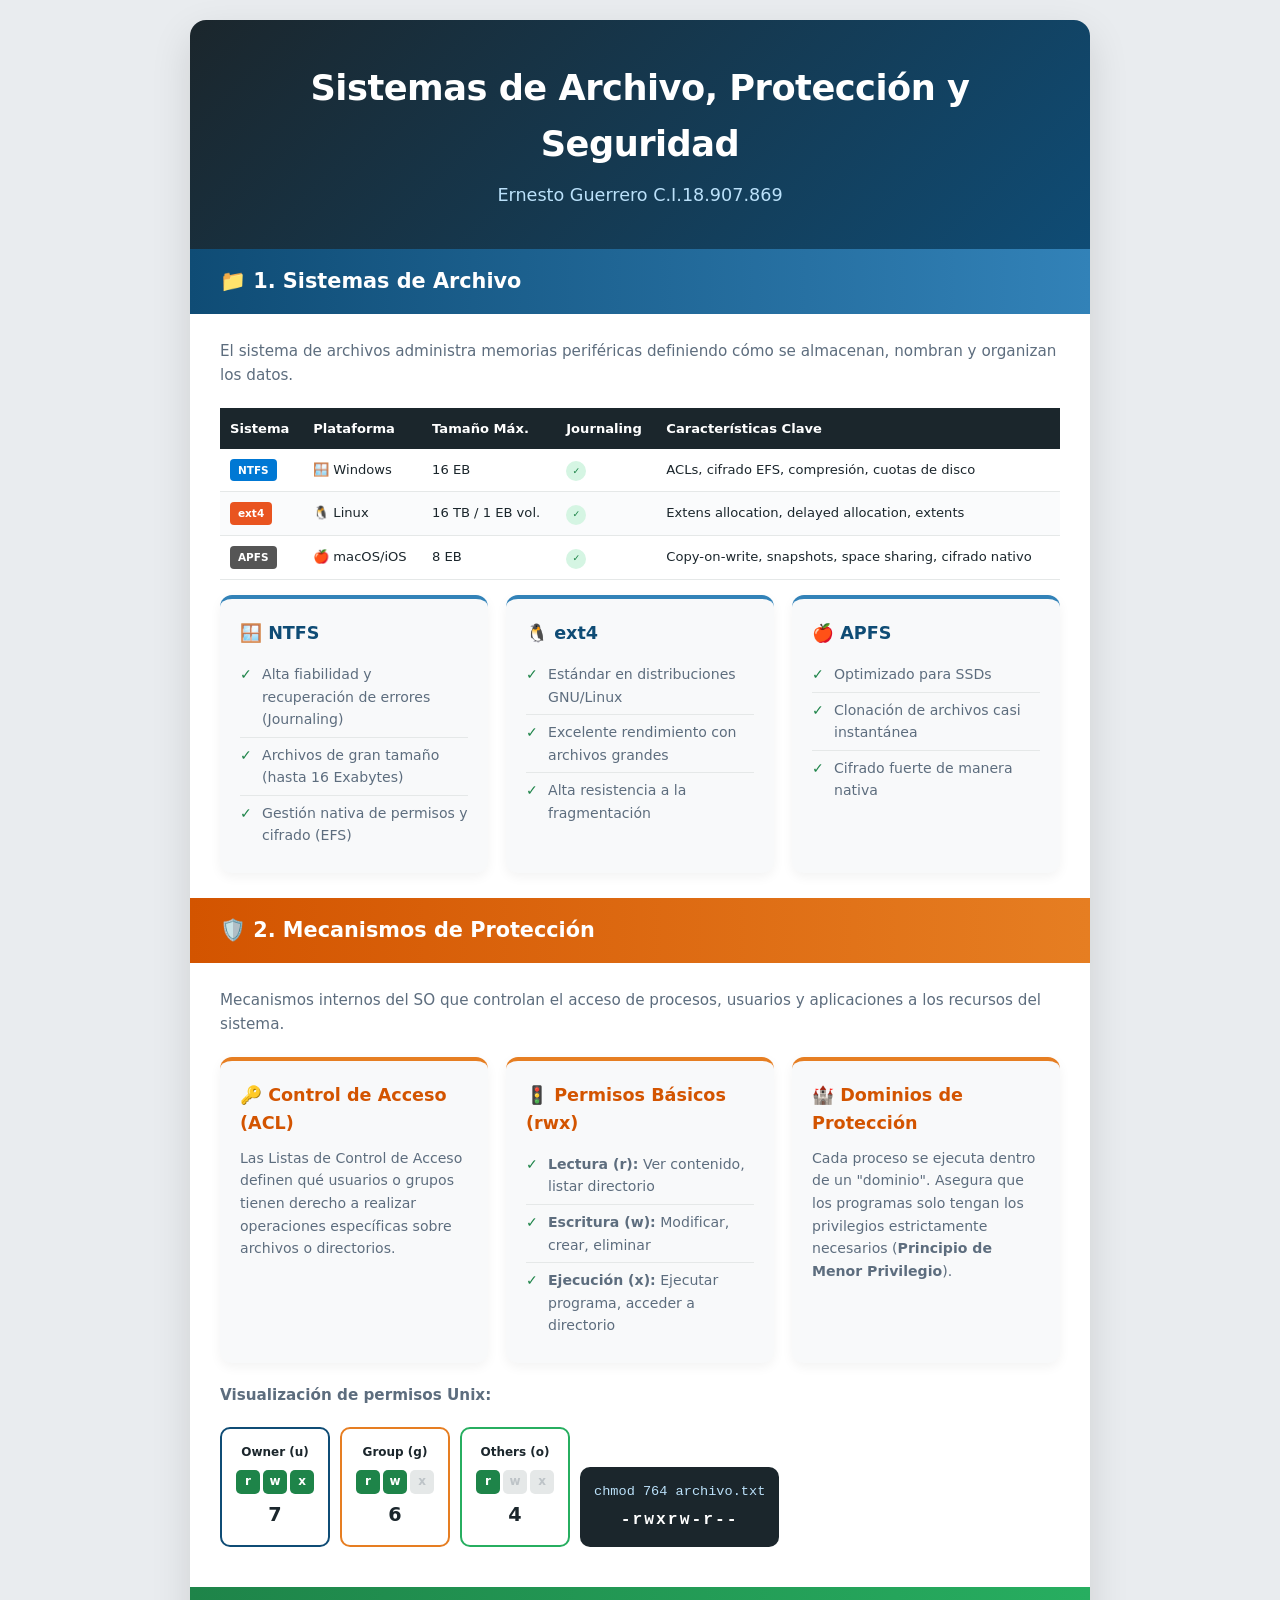
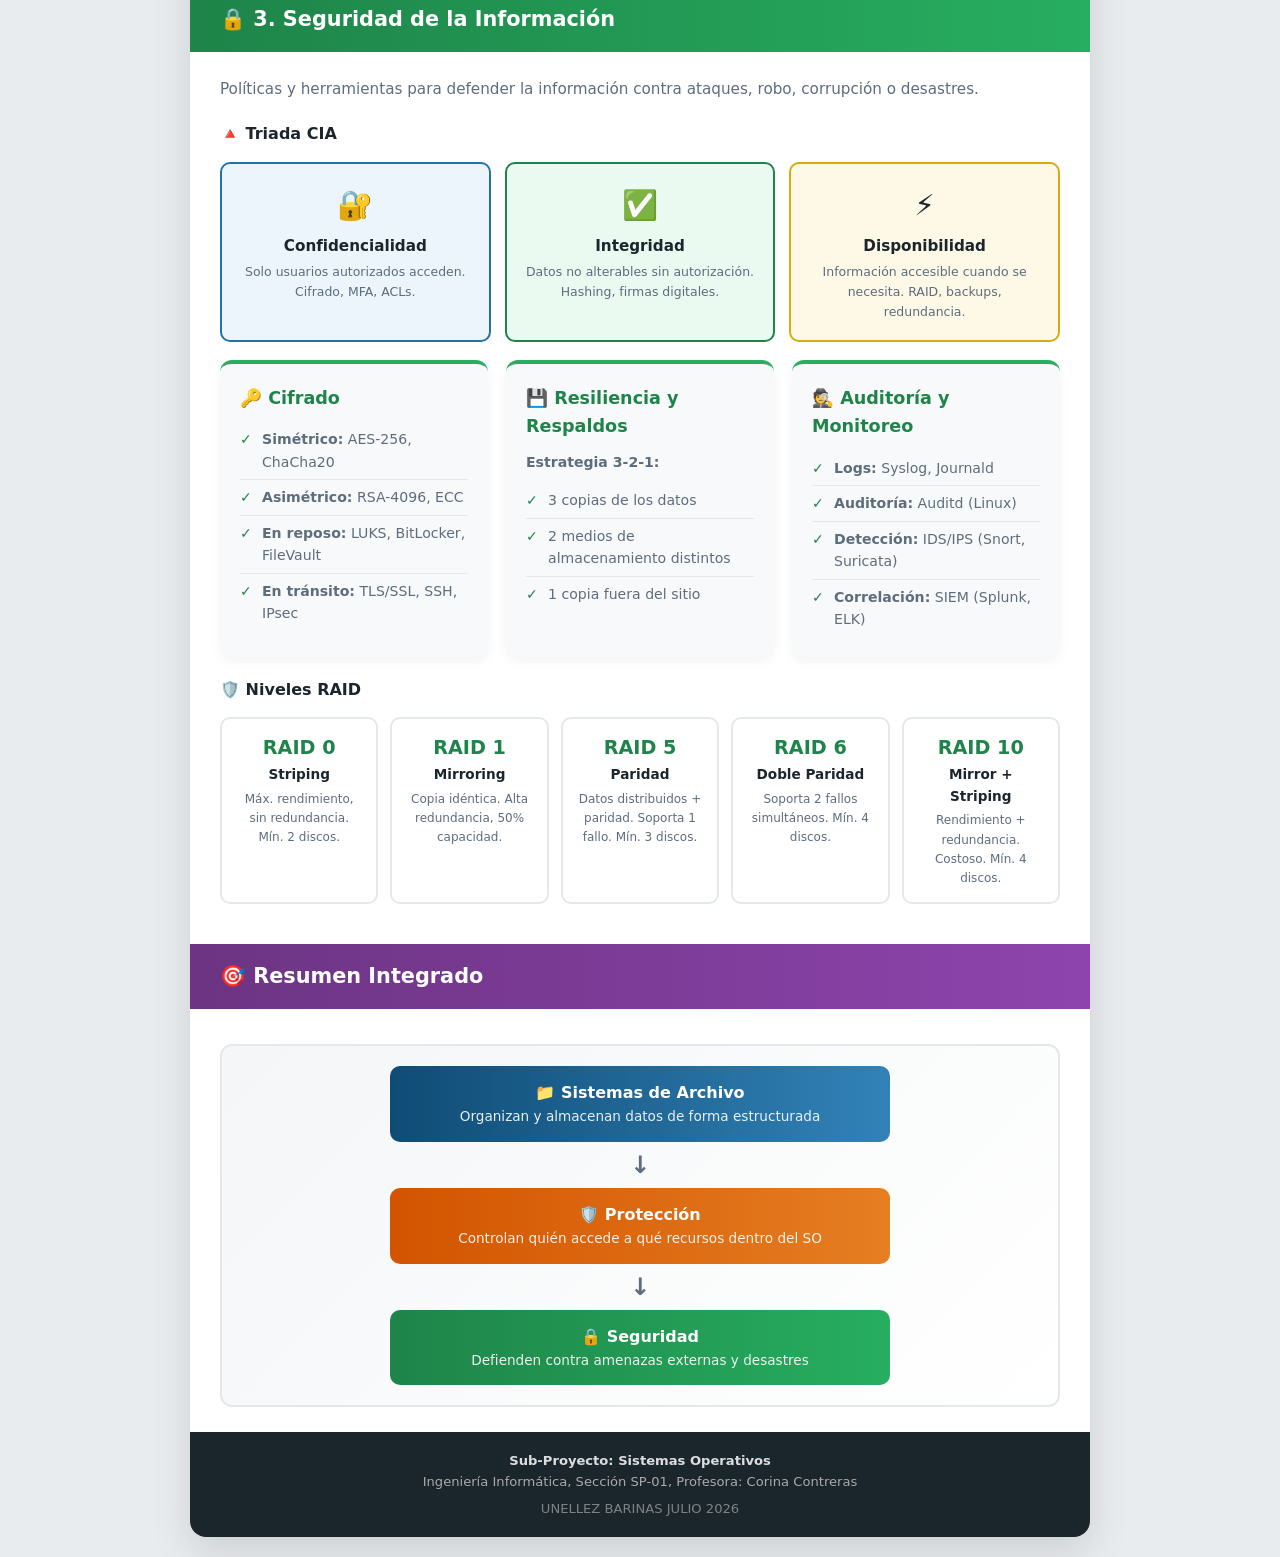
<file: infografia_Sistemas_Operativos.html>
<!DOCTYPE html>
<html lang="es">
<head>
    <meta charset="UTF-8">
    <meta name="viewport" content="width=device-width, initial-scale=1.0">
    <title>Infografía: Sistemas de Archivo, Protección y Seguridad</title>
    <style>
        :root {
            --archivo: #0F4C75;
            --archivo-light: #3282B8;
            --proteccion: #D35400;
            --proteccion-light: #E67E22;
            --seguridad: #1E8449;
            --seguridad-light: #27AE60;
            --dark: #1B262C;
            --gray: #5D6D7E;
            --light: #F8F9FA;
            --border: #E5E8E8;
        }

        * { box-sizing: border-box; margin: 0; padding: 0; }

        body {
            font-family: 'Segoe UI', system-ui, -apple-system, sans-serif;
            background: #e9ecef;
            color: var(--dark);
            line-height: 1.6;
            padding: 20px;
        }

        .container {
            max-width: 900px;
            margin: 0 auto;
            background: #ffffff;
            border-radius: 16px;
            box-shadow: 0 15px 40px rgba(0,0,0,0.12);
            overflow: hidden;
        }

        /* Header */
        header {
            background: linear-gradient(135deg, var(--dark), var(--archivo));
            color: white;
            padding: 40px 30px;
            text-align: center;
        }
        header h1 { font-size: 2.2em; font-weight: 800; letter-spacing: -0.5px; }
        header p { font-size: 1.1em; color: #BBE1FA; margin-top: 8px; }

        /* Section headers */
        .section-title {
            display: flex;
            align-items: center;
            gap: 12px;
            padding: 16px 30px;
            color: white;
            font-size: 1.3em;
            font-weight: 700;
        }
        .st-archivo { background: linear-gradient(90deg, var(--archivo), var(--archivo-light)); }
        .st-proteccion { background: linear-gradient(90deg, var(--proteccion), var(--proteccion-light)); }
        .st-seguridad { background: linear-gradient(90deg, var(--seguridad), var(--seguridad-light)); }

        .content { padding: 25px 30px; }
        .intro { font-size: 0.95em; color: var(--gray); margin-bottom: 20px; }

        /* Cards grid */
        .grid-3 {
            display: grid;
            grid-template-columns: repeat(auto-fit, minmax(250px, 1fr));
            gap: 18px;
        }
        .card {
            background: var(--light);
            border-radius: 12px;
            padding: 20px;
            border-top: 4px solid var(--archivo-light);
            box-shadow: 0 4px 12px rgba(0,0,0,0.05);
            transition: transform 0.3s ease, box-shadow 0.3s ease;
        }
        .card:hover { transform: translateY(-5px); box-shadow: 0 10px 25px rgba(0,0,0,0.1); }
        .card.protection { border-top-color: var(--proteccion-light); }
        .card.security { border-top-color: var(--seguridad-light); }

        .card h3 {
            font-size: 1.1em;
            color: var(--archivo);
            margin-bottom: 10px;
            display: flex;
            align-items: center;
            gap: 8px;
        }
        .card.protection h3 { color: var(--proteccion); }
        .card.security h3 { color: var(--seguridad); }

        .card p, .card li {
            font-size: 0.88em;
            color: var(--gray);
            line-height: 1.6;
        }

        ul.feature-list {
            list-style: none;
            padding: 0;
        }
        ul.feature-list li {
            padding: 6px 0 6px 22px;
            position: relative;
            border-bottom: 1px solid #e5e8e8;
        }
        ul.feature-list li:last-child { border-bottom: none; }
        ul.feature-list li::before {
            content: "✓";
            position: absolute;
            left: 0;
            color: var(--seguridad);
            font-weight: bold;
        }

        /* Table */
        .table-wrap { overflow-x: auto; margin: 15px 0; }
        table {
            width: 100%;
            border-collapse: collapse;
            font-size: 0.82em;
        }
        th {
            background: var(--dark);
            color: white;
            padding: 10px;
            text-align: left;
            font-weight: 600;
        }
        td {
            padding: 10px;
            border-bottom: 1px solid var(--border);
            vertical-align: top;
        }
        tr:nth-child(even) td { background: #FAFBFC; }
        tr:hover td { background: var(--light); }

        .tag {
            display: inline-block;
            padding: 3px 8px;
            border-radius: 4px;
            font-size: 0.8em;
            color: white;
            font-weight: 600;
        }
        .tag.ntfs { background: #0078D4; }
        .tag.ext4 { background: #E95420; }
        .tag.apfs { background: #555; }

        .badge {
            display: inline-flex;
            align-items: center;
            justify-content: center;
            width: 20px; height: 20px;
            border-radius: 50%;
            font-size: 0.7em;
            font-weight: bold;
        }
        .badge.yes { background: #D5F5E3; color: #1E8449; }
        .badge.no { background: #FADBD8; color: #C0392B; }

        /* Permisos visual */
        .perm-box {
            display: flex;
            gap: 10px;
            flex-wrap: wrap;
            align-items: flex-end;
            margin: 15px 0;
        }
        .perm-group {
            background: white;
            border: 2px solid var(--border);
            border-radius: 10px;
            padding: 14px;
            text-align: center;
            min-width: 90px;
        }
        .perm-group.owner { border-color: var(--archivo); }
        .perm-group.group { border-color: var(--proteccion-light); }
        .perm-group.others { border-color: var(--seguridad-light); }
        .perm-label { font-size: 0.75em; font-weight: 700; color: var(--dark); margin-bottom: 8px; }
        .perm-bits { display: flex; gap: 3px; justify-content: center; margin-bottom: 6px; }
        .bit {
            width: 24px; height: 24px;
            display: flex; align-items: center; justify-content: center;
            border-radius: 5px;
            font-size: 0.75em;
            font-weight: 700;
        }
        .bit.on { background: var(--seguridad); color: white; }
        .bit.off { background: #E5E8E8; color: #BDC3C7; }
        .perm-octal { font-size: 1.2em; font-weight: 800; color: var(--dark); }
        .perm-result {
            background: var(--dark);
            color: white;
            border-radius: 10px;
            padding: 14px;
            font-family: 'Courier New', monospace;
            font-size: 0.85em;
            text-align: center;
        }
        .perm-result .code { color: #BBE1FA; margin-bottom: 4px; }
        .perm-result .sym { font-size: 1.2em; font-weight: 700; letter-spacing: 2px; }

        /* CIA */
        .cia-row {
            display: grid;
            grid-template-columns: repeat(auto-fit, minmax(200px, 1fr));
            gap: 14px;
            margin: 15px 0;
        }
        .cia-item {
            border-radius: 10px;
            padding: 18px;
            text-align: center;
            border: 2px solid;
        }
        .cia-item.c { background: #EBF5FB; border-color: #2471A3; }
        .cia-item.i { background: #EAFAF1; border-color: #1E8449; }
        .cia-item.a { background: #FEF9E7; border-color: #D4AC0D; }
        .cia-icon { font-size: 1.8em; margin-bottom: 6px; }
        .cia-title { font-weight: 700; font-size: 0.95em; color: var(--dark); }
        .cia-desc { font-size: 0.78em; color: var(--gray); margin-top: 4px; }

        /* RAID */
        .raid-row {
            display: grid;
            grid-template-columns: repeat(auto-fit, minmax(150px, 1fr));
            gap: 12px;
            margin: 15px 0;
        }
        .raid-item {
            background: white;
            border: 2px solid var(--border);
            border-radius: 10px;
            padding: 14px;
            text-align: center;
        }
        .raid-item:hover { border-color: var(--seguridad-light); }
        .raid-lvl { font-size: 1.2em; font-weight: 800; color: var(--seguridad); }
        .raid-name { font-weight: 600; font-size: 0.85em; color: var(--dark); }
        .raid-desc { font-size: 0.75em; color: var(--gray); margin-top: 4px; }

        /* Backup */
        .backup-row {
            display: flex;
            justify-content: center;
            align-items: center;
            gap: 16px;
            flex-wrap: wrap;
            margin: 15px 0;
        }
        .backup-item {
            background: linear-gradient(135deg, var(--light), white);
            border: 2px solid var(--border);
            border-radius: 12px;
            padding: 18px 22px;
            text-align: center;
            min-width: 120px;
        }
        .backup-num { font-size: 2.2em; font-weight: 800; color: var(--seguridad); }
        .backup-label { font-weight: 700; font-size: 0.85em; color: var(--dark); }
        .backup-desc { font-size: 0.75em; color: var(--gray); }
        .backup-sep { font-size: 1.8em; font-weight: bold; color: var(--gray); }

        /* Summary */
        .summary-box {
            background: linear-gradient(135deg, #F4F6F7, white);
            border-radius: 12px;
            padding: 20px;
            margin-top: 10px;
            border: 2px solid var(--border);
        }
        .summary-flow {
            display: flex;
            flex-direction: column;
            align-items: center;
            gap: 0;
        }
        .sum-step {
            width: 100%;
            max-width: 500px;
            padding: 14px 20px;
            border-radius: 10px;
            text-align: center;
            color: white;
        }
        .sum-step.s1 { background: linear-gradient(90deg, var(--archivo), var(--archivo-light)); }
        .sum-step.s2 { background: linear-gradient(90deg, var(--proteccion), var(--proteccion-light)); }
        .sum-step.s3 { background: linear-gradient(90deg, var(--seguridad), var(--seguridad-light)); }
        .sum-title { font-weight: 700; font-size: 1em; }
        .sum-desc { font-size: 0.85em; opacity: 0.9; }
        .sum-arrow { font-size: 1.5em; color: var(--gray); font-weight: bold; padding: 4px 0; }

        /* Footer */
        footer {
            background: var(--dark);
            color: #aaa;
            text-align: center;
            padding: 18px 30px;
            font-size: 0.82em;
        }
        footer strong { color: #ddd; }

        /* Responsive */
        @media (max-width: 600px) {
            header h1 { font-size: 1.6em; }
            .content { padding: 18px 15px; }
            .section-title { padding: 14px 15px; font-size: 1.1em; }
            .grid-3 { grid-template-columns: 1fr; }
            .perm-box { justify-content: center; }
        }
    </style>
</head>
<body>

<div class="container">

    <header>
        <h1>Sistemas de Archivo, Protección y Seguridad</h1>
        <p>Ernesto Guerrero C.I.18.907.869</p>
    </header>

    <!-- SECCIÓN 1: SISTEMAS DE ARCHIVO -->
    <div class="section-title st-archivo">📁 1. Sistemas de Archivo</div>
    <div class="content">
        <p class="intro">El sistema de archivos administra memorias periféricas definiendo cómo se almacenan, nombran y organizan los datos.</p>

        <div class="table-wrap">
            <table>
                <thead>
                    <tr>
                        <th>Sistema</th>
                        <th>Plataforma</th>
                        <th>Tamaño Máx.</th>
                        <th>Journaling</th>
                        <th>Características Clave</th>
                    </tr>
                </thead>
                <tbody>
                    <tr>
                        <td><span class="tag ntfs">NTFS</span></td>
                        <td>🪟 Windows</td>
                        <td>16 EB</td>
                        <td><span class="badge yes">✓</span></td>
                        <td>ACLs, cifrado EFS, compresión, cuotas de disco</td>
                    </tr>
                    <tr>
                        <td><span class="tag ext4">ext4</span></td>
                        <td>🐧 Linux</td>
                        <td>16 TB / 1 EB vol.</td>
                        <td><span class="badge yes">✓</span></td>
                        <td>Extens allocation, delayed allocation, extents</td>
                    </tr>
                    <tr>
                        <td><span class="tag apfs">APFS</span></td>
                        <td>🍎 macOS/iOS</td>
                        <td>8 EB</td>
                        <td><span class="badge yes">✓</span></td>
                        <td>Copy-on-write, snapshots, space sharing, cifrado nativo</td>
                    </tr>
                </tbody>
            </table>
        </div>

        <div class="grid-3">
            <div class="card">
                <h3>🪟 NTFS</h3>
                <ul class="feature-list">
                    <li>Alta fiabilidad y recuperación de errores (Journaling)</li>
                    <li>Archivos de gran tamaño (hasta 16 Exabytes)</li>
                    <li>Gestión nativa de permisos y cifrado (EFS)</li>
                </ul>
            </div>
            <div class="card">
                <h3>🐧 ext4</h3>
                <ul class="feature-list">
                    <li>Estándar en distribuciones GNU/Linux</li>
                    <li>Excelente rendimiento con archivos grandes</li>
                    <li>Alta resistencia a la fragmentación</li>
                </ul>
            </div>
            <div class="card">
                <h3>🍎 APFS</h3>
                <ul class="feature-list">
                    <li>Optimizado para SSDs</li>
                    <li>Clonación de archivos casi instantánea</li>
                    <li>Cifrado fuerte de manera nativa</li>
                </ul>
            </div>
        </div>
    </div>

    <!-- SECCIÓN 2: PROTECCIÓN -->
    <div class="section-title st-proteccion">🛡️ 2. Mecanismos de Protección</div>
    <div class="content">
        <p class="intro">Mecanismos internos del SO que controlan el acceso de procesos, usuarios y aplicaciones a los recursos del sistema.</p>

        <div class="grid-3">
            <div class="card protection">
                <h3>🔑 Control de Acceso (ACL)</h3>
                <p>Las Listas de Control de Acceso definen qué usuarios o grupos tienen derecho a realizar operaciones específicas sobre archivos o directorios.</p>
            </div>
            <div class="card protection">
                <h3>🚦 Permisos Básicos (rwx)</h3>
                <ul class="feature-list">
                    <li><strong>Lectura (r):</strong> Ver contenido, listar directorio</li>
                    <li><strong>Escritura (w):</strong> Modificar, crear, eliminar</li>
                    <li><strong>Ejecución (x):</strong> Ejecutar programa, acceder a directorio</li>
                </ul>
            </div>
            <div class="card protection">
                <h3>🏰 Dominios de Protección</h3>
                <p>Cada proceso se ejecuta dentro de un "dominio". Asegura que los programas solo tengan los privilegios estrictamente necesarios (<strong>Principio de Menor Privilegio</strong>).</p>
            </div>
        </div>

        <p class="intro" style="margin-top:20px;"><strong>Visualización de permisos Unix:</strong></p>
        <div class="perm-box">
            <div class="perm-group owner">
                <div class="perm-label">Owner (u)</div>
                <div class="perm-bits">
                    <span class="bit on">r</span><span class="bit on">w</span><span class="bit on">x</span>
                </div>
                <div class="perm-octal">7</div>
            </div>
            <div class="perm-group group">
                <div class="perm-label">Group (g)</div>
                <div class="perm-bits">
                    <span class="bit on">r</span><span class="bit on">w</span><span class="bit off">x</span>
                </div>
                <div class="perm-octal">6</div>
            </div>
            <div class="perm-group others">
                <div class="perm-label">Others (o)</div>
                <div class="perm-bits">
                    <span class="bit on">r</span><span class="bit off">w</span><span class="bit off">x</span>
                </div>
                <div class="perm-octal">4</div>
            </div>
            <div class="perm-result">
                <div class="code">chmod 764 archivo.txt</div>
                <div class="sym">-rwxrw-r--</div>
            </div>
        </div>
    </div>

    <!-- SECCIÓN 3: SEGURIDAD -->
    <div class="section-title st-seguridad">🔒 3. Seguridad de la Información</div>
    <div class="content">
        <p class="intro">Políticas y herramientas para defender la información contra ataques, robo, corrupción o desastres.</p>

        <p style="font-weight:700; margin-bottom:10px; color:var(--dark);">🔺 Triada CIA</p>
        <div class="cia-row">
            <div class="cia-item c">
                <div class="cia-icon">🔐</div>
                <div class="cia-title">Confidencialidad</div>
                <div class="cia-desc">Solo usuarios autorizados acceden. Cifrado, MFA, ACLs.</div>
            </div>
            <div class="cia-item i">
                <div class="cia-icon">✅</div>
                <div class="cia-title">Integridad</div>
                <div class="cia-desc">Datos no alterables sin autorización. Hashing, firmas digitales.</div>
            </div>
            <div class="cia-item a">
                <div class="cia-icon">⚡</div>
                <div class="cia-title">Disponibilidad</div>
                <div class="cia-desc">Información accesible cuando se necesita. RAID, backups, redundancia.</div>
            </div>
        </div>

        <div class="grid-3" style="margin-top:18px;">
            <div class="card security">
                <h3>🔑 Cifrado</h3>
                <ul class="feature-list">
                    <li><strong>Simétrico:</strong> AES-256, ChaCha20</li>
                    <li><strong>Asimétrico:</strong> RSA-4096, ECC</li>
                    <li><strong>En reposo:</strong> LUKS, BitLocker, FileVault</li>
                    <li><strong>En tránsito:</strong> TLS/SSL, SSH, IPsec</li>
                </ul>
            </div>
            <div class="card security">
                <h3>💾 Resiliencia y Respaldos</h3>
                <p style="margin-bottom:10px;"><strong>Estrategia 3-2-1:</strong></p>
                <ul class="feature-list">
                    <li>3 copias de los datos</li>
                    <li>2 medios de almacenamiento distintos</li>
                    <li>1 copia fuera del sitio</li>
                </ul>
            </div>
            <div class="card security">
                <h3>🕵️ Auditoría y Monitoreo</h3>
                <ul class="feature-list">
                    <li><strong>Logs:</strong> Syslog, Journald</li>
                    <li><strong>Auditoría:</strong> Auditd (Linux)</li>
                    <li><strong>Detección:</strong> IDS/IPS (Snort, Suricata)</li>
                    <li><strong>Correlación:</strong> SIEM (Splunk, ELK)</li>
                </ul>
            </div>
        </div>

        <p style="font-weight:700; margin:20px 0 10px; color:var(--dark);">🛡️ Niveles RAID</p>
        <div class="raid-row">
            <div class="raid-item">
                <div class="raid-lvl">RAID 0</div>
                <div class="raid-name">Striping</div>
                <div class="raid-desc">Máx. rendimiento, sin redundancia. Mín. 2 discos.</div>
            </div>
            <div class="raid-item">
                <div class="raid-lvl">RAID 1</div>
                <div class="raid-name">Mirroring</div>
                <div class="raid-desc">Copia idéntica. Alta redundancia, 50% capacidad.</div>
            </div>
            <div class="raid-item">
                <div class="raid-lvl">RAID 5</div>
                <div class="raid-name">Paridad</div>
                <div class="raid-desc">Datos distribuidos + paridad. Soporta 1 fallo. Mín. 3 discos.</div>
            </div>
            <div class="raid-item">
                <div class="raid-lvl">RAID 6</div>
                <div class="raid-name">Doble Paridad</div>
                <div class="raid-desc">Soporta 2 fallos simultáneos. Mín. 4 discos.</div>
            </div>
            <div class="raid-item">
                <div class="raid-lvl">RAID 10</div>
                <div class="raid-name">Mirror + Striping</div>
                <div class="raid-desc">Rendimiento + redundancia. Costoso. Mín. 4 discos.</div>
            </div>
        </div>
    </div>

    <!-- RESUMEN -->
    <div class="section-title" style="background: linear-gradient(90deg, #6C3483, #8E44AD);">🎯 Resumen Integrado</div>
    <div class="content">
        <div class="summary-box">
            <div class="summary-flow">
                <div class="sum-step s1">
                    <div class="sum-title">📁 Sistemas de Archivo</div>
                    <div class="sum-desc">Organizan y almacenan datos de forma estructurada</div>
                </div>
                <div class="sum-arrow">↓</div>
                <div class="sum-step s2">
                    <div class="sum-title">🛡️ Protección</div>
                    <div class="sum-desc">Controlan quién accede a qué recursos dentro del SO</div>
                </div>
                <div class="sum-arrow">↓</div>
                <div class="sum-step s3">
                    <div class="sum-title">🔒 Seguridad</div>
                    <div class="sum-desc">Defienden contra amenazas externas y desastres</div>
                </div>
            </div>
        </div>
    </div>

    <footer>
        <p><strong>Sub-Proyecto: Sistemas Operativos</strong></p>
        <p>Ingeniería Informática, Sección SP-01, Profesora: Corina Contreras</p>
        <p style="margin-top:6px; opacity:0.7;"> UNELLEZ BARINAS JULIO 2026</p>
    </footer>

</div>

</body>
</html>
</file>
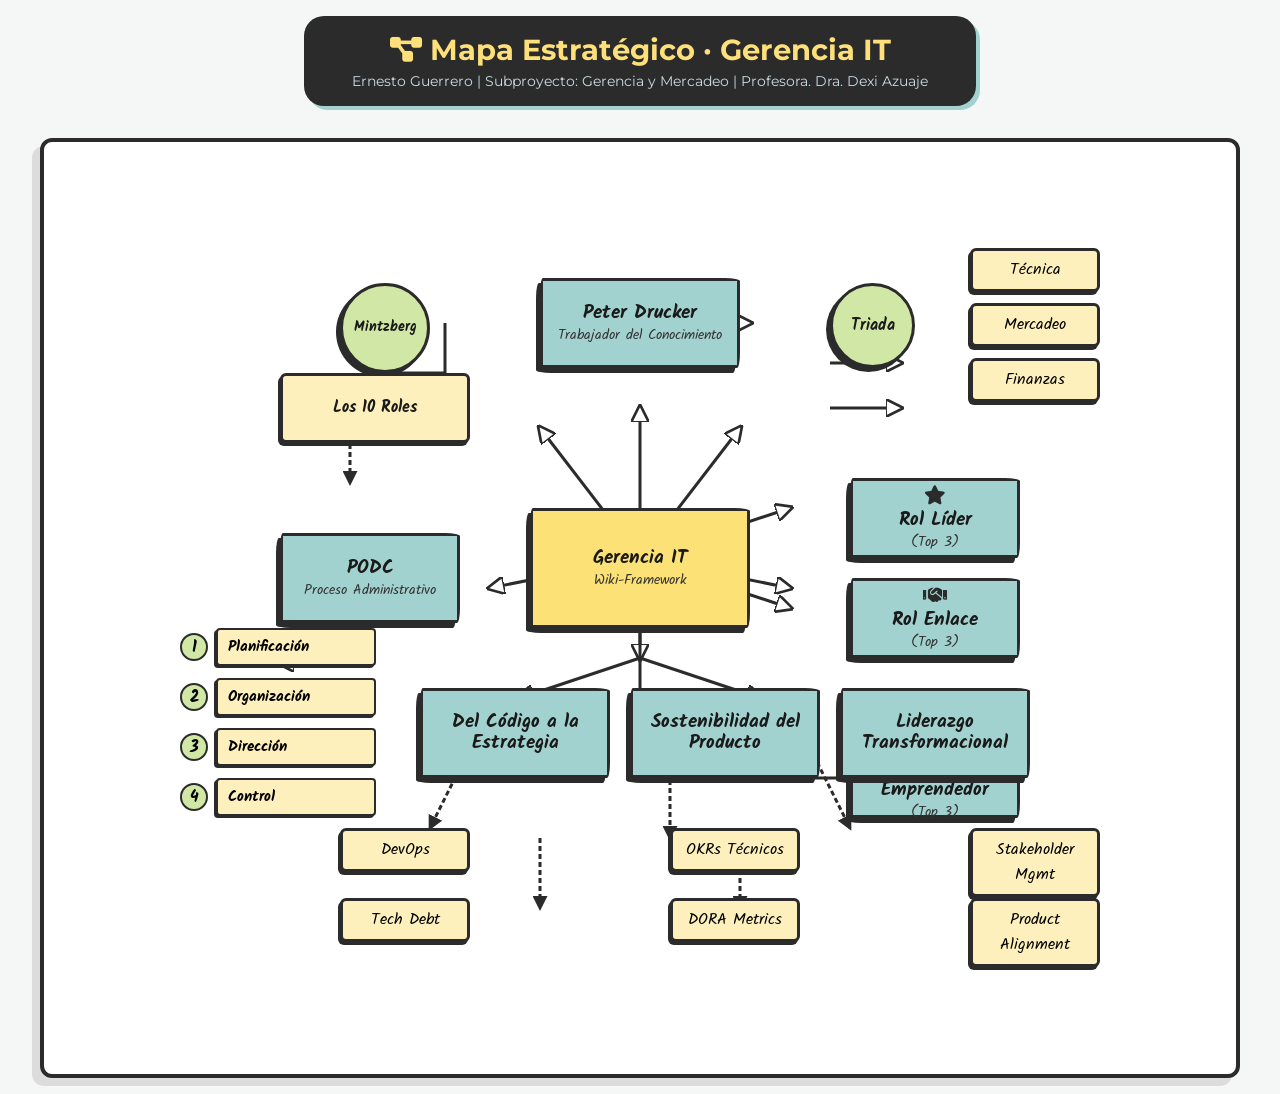
<file: mapamental.html>
<!DOCTYPE html>
<html lang="es">
<head>
  <meta charset="UTF-8">
  <meta name="viewport" content="width=device-width, initial-scale=1.0, user-scalable=yes">
  <title>Gerencia IT · Mapa Estratégico | Ernesto Guerrero</title>
  <link href="https://fonts.googleapis.com/css2?family=Kalam:wght@400;700&family=Montserrat:wght@500;700&display=swap" rel="stylesheet">
  <link rel="stylesheet" href="https://cdnjs.cloudflare.com/ajax/libs/font-awesome/6.0.0-beta3/css/all.min.css">
  <style>
    * { margin: 0; padding: 0; box-sizing: border-box; }

    body {
      background: #f4f7f6;
      font-family: 'Kalam', cursive;
      padding: 1rem;
      display: flex;
      flex-direction: column;
      align-items: center;
      min-height: 100vh;
      overflow-x: auto; /* Permitir scroll horizontal en el body */
    }

    .header {
      text-align: center;
      margin-bottom: 2rem;
      font-family: 'Montserrat', sans-serif;
      background: #2b2b2b;
      color: #fff;
      padding: 1rem 3rem;
      border-radius: 20px;
      box-shadow: 4px 4px 0px #a2d2cf;
      max-width: 100%;
    }
    .header h1 { font-size: 1.8rem; font-weight: 700; color: #fde079; }
    .header p { font-size: 0.9rem; color: #cbdbe2; margin-top: 5px; }

    /* Contenedor que permite scroll horizontal */
    .mindmap-viewport {
      width: 100%;
      max-width: 1200px;
      overflow-x: auto;
      background: #fff;
      border: 4px solid #2b2b2b;
      border-radius: 12px;
      box-shadow: -8px 8px 0px #dcdcdc;
      padding: 1rem;
      -webkit-overflow-scrolling: touch;
    }

    /* Canvas con ancho fijo para mantener el diseño original, pero el contenedor lo desplaza */
    .mindmap-canvas {
      position: relative;
      width: 1000px;   /* ancho original, no se escala */
      height: 900px;
      margin: 0 auto;
      background: transparent;
    }

    /* SVG de flechas */
    .svg-layer {
      position: absolute;
      top: 0;
      left: 0;
      width: 100%;
      height: 100%;
      pointer-events: none;
      z-index: 1;
    }

    /* Nodos */
    .node {
      position: absolute;
      display: flex;
      flex-direction: column;
      justify-content: center;
      align-items: center;
      text-align: center;
      padding: 0.8rem;
      border: 3px solid #2b2b2b;
      border-radius: 3px 15px 3px 15px / 15px 3px 15px 3px;
      box-shadow: -4px 5px 0px #2b2b2b;
      z-index: 2;
      cursor: pointer;
      transition: transform 0.2s cubic-bezier(0.175, 0.885, 0.32, 1.275);
      background-color: #fff;
      touch-action: manipulation;
    }
    .node:active { transform: scale(0.98); }

    .node-yellow { background-color: #fce276; }
    .node-teal { background-color: #a2d2cf; }
    .node-green {
      background-color: #d1e7a5;
      border-radius: 50%;
      box-shadow: -4px 4px 0px #2b2b2b;
    }
    .node-light-yellow {
      background-color: #fef0bc;
      border-radius: 6px;
      padding: 0.4rem;
      box-shadow: -2px 3px 0px #2b2b2b;
    }

    .node-title { font-weight: 700; font-size: 1.2rem; color: #1a1a1a; line-height: 1.1; }
    .node-desc { font-size: 0.9rem; color: #333; margin-top: 4px; line-height: 1.1; }
    .node i { margin-bottom: 5px; font-size: 1.2rem; }

    /* Lista PODC */
    .list-wrapper {
      position: absolute;
      display: flex;
      flex-direction: column;
      gap: 12px;
      z-index: 2;
    }
    .list-item {
      display: flex;
      align-items: center;
      gap: 8px;
    }
    .list-number {
      width: 28px;
      height: 28px;
      border-radius: 50%;
      border: 2px solid #2b2b2b;
      background: #d1e7a5;
      display: flex;
      align-items: center;
      justify-content: center;
      font-weight: bold;
      font-size: 1rem;
    }
    .list-box {
      width: 160px;
      height: 38px;
      border: 2px solid #2b2b2b;
      display: flex;
      align-items: center;
      padding-left: 10px;
      font-size: 0.95rem;
      font-weight: bold;
      background: #fef0bc;
      border-radius: 4px;
      box-shadow: -2px 2px 0 #2b2b2b;
    }

    /* Tooltip personalizado */
    .custom-tooltip {
      position: fixed;
      background: #2b2b2b;
      color: #fff;
      font-family: 'Montserrat', sans-serif;
      font-size: 0.85rem;
      font-weight: 500;
      line-height: 1.4;
      padding: 12px 18px;
      border-radius: 12px;
      max-width: 280px;
      white-space: pre-wrap;
      word-wrap: break-word;
      box-shadow: 0 8px 20px rgba(0,0,0,0.2);
      z-index: 10000;
      pointer-events: none;
      backdrop-filter: blur(2px);
      border-left: 4px solid #fde079;
      transition: opacity 0.15s ease;
    }
    .custom-tooltip::before {
      content: '';
      position: absolute;
      top: -8px;
      left: 20px;
      border-left: 8px solid transparent;
      border-right: 8px solid transparent;
      border-bottom: 8px solid #2b2b2b;
    }

    /* Ajustes en móviles para que los textos sean legibles */
    @media (max-width: 700px) {
      .node-title { font-size: 0.9rem; }
      .node-desc { font-size: 0.7rem; }
      .node { padding: 0.4rem; }
      .list-box { width: 130px; font-size: 0.8rem; height: 32px; }
      .list-number { width: 24px; height: 24px; font-size: 0.8rem; }
      .header h1 { font-size: 1.2rem; }
      .header p { font-size: 0.7rem; }
    }
  </style>
</head>
<body>

<div class="header">
  <h1><i class="fas fa-project-diagram"></i> Mapa Estratégico · Gerencia IT</h1>
  <p>Ernesto Guerrero | Subproyecto: Gerencia y Mercadeo | Profesora. Dra. Dexi Azuaje</p>
</div>

<div class="mindmap-viewport">
  <div class="mindmap-canvas">
    <svg class="svg-layer" width="1000" height="900" viewBox="0 0 1000 900">
      <defs>
        <marker id="hollow-arrow" viewBox="0 0 10 10" refX="8" refY="5" markerWidth="6" markerHeight="6" orient="auto">
          <path d="M 0 0 L 10 5 L 0 10 z" fill="#fff" stroke="#2b2b2b" stroke-width="1.5" stroke-linejoin="round"/>
        </marker>
        <marker id="black-arrow" viewBox="0 0 10 10" refX="8" refY="5" markerWidth="5" markerHeight="5" orient="auto">
          <path d="M 0 0 L 10 5 L 0 10 z" fill="#2b2b2b" />
        </marker>
      </defs>
      <!-- líneas (idénticas) -->
      <path d="M 400,160 L 460,160 L 460,180 L 550,180 L 550,165 L 610,165" stroke="#2b2b2b" stroke-width="3" fill="none" marker-end="url(#hollow-arrow)"/>
      <path d="M 690,160 L 760,160" stroke="#2b2b2b" stroke-width="3" fill="none" marker-end="url(#hollow-arrow)"/>
      <path d="M 690,205 L 760,205" stroke="#2b2b2b" stroke-width="3" fill="none" marker-end="url(#hollow-arrow)"/>
      <path d="M 690,250 L 760,250" stroke="#2b2b2b" stroke-width="3" fill="none" marker-end="url(#hollow-arrow)"/>
      <path d="M 305,165 L 305,215 L 230,215" stroke="#2b2b2b" stroke-width="3" fill="none" marker-end="url(#hollow-arrow)"/>
      <path d="M 210,270 L 210,325" stroke="#2b2b2b" stroke-width="3" fill="none" stroke-dasharray="5 3" marker-end="url(#black-arrow)"/>
      <path d="M 200,415 L 140,415" stroke="#2b2b2b" stroke-width="3" fill="none" marker-end="url(#hollow-arrow)"/>
      <path d="M 200,460 L 140,460" stroke="#2b2b2b" stroke-width="3" fill="none" marker-end="url(#hollow-arrow)"/>
      <path d="M 200,505 L 140,505" stroke="#2b2b2b" stroke-width="3" fill="none" marker-end="url(#hollow-arrow)"/>
      <path d="M 200,550 L 140,550" stroke="#2b2b2b" stroke-width="3" fill="none" marker-end="url(#hollow-arrow)"/>
      <path d="M 500,400 L 500,250" stroke="#2b2b2b" stroke-width="3" fill="none" marker-end="url(#hollow-arrow)"/>
      <path d="M 500,400 L 400,270" stroke="#2b2b2b" stroke-width="3" fill="none" marker-end="url(#hollow-arrow)"/>
      <path d="M 500,400 L 600,270" stroke="#2b2b2b" stroke-width="3" fill="none" marker-end="url(#hollow-arrow)"/>
      <path d="M 500,400 L 350,430" stroke="#2b2b2b" stroke-width="3" fill="none" marker-end="url(#hollow-arrow)"/>
      <path d="M 500,400 L 650,430" stroke="#2b2b2b" stroke-width="3" fill="none" marker-end="url(#hollow-arrow)"/>
      <path d="M 500,400 L 500,500" stroke="#2b2b2b" stroke-width="3" fill="none" marker-end="url(#hollow-arrow)"/>
      <path d="M 500,500 L 380,540" stroke="#2b2b2b" stroke-width="3" fill="none" marker-end="url(#hollow-arrow)"/>
      <path d="M 500,500 L 620,540" stroke="#2b2b2b" stroke-width="3" fill="none" marker-end="url(#hollow-arrow)"/>
      <path d="M 500,400 L 650,350" stroke="#2b2b2b" stroke-width="3" fill="none" marker-end="url(#hollow-arrow)"/>
      <path d="M 500,400 L 650,450" stroke="#2b2b2b" stroke-width="3" fill="none" marker-end="url(#hollow-arrow)"/>
      <path d="M 500,400 L 500,620 L 730,620" stroke="#2b2b2b" stroke-width="3" fill="none" marker-end="url(#hollow-arrow)"/>
      <path d="M 330,590 L 290,670" stroke="#2b2b2b" stroke-width="3" fill="none" stroke-dasharray="5 3" marker-end="url(#black-arrow)"/>
      <path d="M 530,590 L 530,680" stroke="#2b2b2b" stroke-width="3" fill="none" stroke-dasharray="5 3" marker-end="url(#black-arrow)"/>
      <path d="M 670,590 L 710,670" stroke="#2b2b2b" stroke-width="3" fill="none" stroke-dasharray="5 3" marker-end="url(#black-arrow)"/>
      <path d="M 400,680 L 400,750" stroke="#2b2b2b" stroke-width="3" fill="none" stroke-dasharray="5 3" marker-end="url(#black-arrow)"/>
      <path d="M 600,680 L 600,750" stroke="#2b2b2b" stroke-width="3" fill="none" stroke-dasharray="5 3" marker-end="url(#black-arrow)"/>
    </svg>

    <!-- Nodos (mismos) -->
    <div class="node node-yellow" style="top: 350px; left: 390px; width: 220px; height: 120px;" data-tooltip="Marco integral que integra el Proceso Administrativo PODC, los fundamentos de Drucker, los roles de Mintzberg y la visión estratégica para liderar equipos de ingeniería informática con enfoque en negocio.">
      <div class="node-title">Gerencia IT</div>
      <div class="node-desc">Wiki-Framework</div>
    </div>
    <div class="node node-teal" style="top: 120px; left: 400px; width: 200px; height: 90px;" data-tooltip="El padre de la gerencia moderna. Acuñó el concepto del 'Trabajador del Conocimiento': el cerebro del ingeniero es el activo real. Su visión de la gerencia integral es la base para un CTO moderno.">
      <div class="node-title">Peter Drucker</div>
      <div class="node-desc">Trabajador del Conocimiento</div>
    </div>
    <div class="node node-green" style="top: 125px; left: 690px; width: 85px; height: 85px;" data-tooltip="La Gerencia Integral requiere dominar tres áreas críticas: Técnica, Mercadeo y Finanzas.">
      <div class="node-title" style="font-size: 1rem;">Triada</div>
    </div>
    <div class="node node-light-yellow" style="top: 90px; left: 830px; width: 130px;" data-tooltip="Viabilidad técnica, arquitectura escalable, selección de stack.">Técnica</div>
    <div class="node node-light-yellow" style="top: 145px; left: 830px; width: 130px;" data-tooltip="Necesidades del usuario, propuesta de valor, posicionamiento en el mercado.">Mercadeo</div>
    <div class="node node-light-yellow" style="top: 200px; left: 830px; width: 130px;" data-tooltip="Rentabilidad, retorno de inversión, optimización de recursos.">Finanzas</div>
    <div class="node node-green" style="top: 125px; left: 200px; width: 90px; height: 90px;" data-tooltip="Henry Mintzberg: teoría de los roles gerenciales. Aplicados al contexto de ingeniería de software.">
      <div class="node-title" style="font-size: 0.9rem;">Mintzberg</div>
    </div>
    <div class="node node-light-yellow" style="top: 215px; left: 140px; width: 190px; height: 70px;" data-tooltip="Los 10 roles gerenciales: Cabeza Visible, Líder, Enlace, Monitor, Difusor, Portavoz, Emprendedor, Gestor de problemas, Asignador de recursos, Negociador. Adaptados a entornos IT.">
      <div class="node-title" style="font-size: 1rem;">Los 10 Roles</div>
    </div>
    <div class="node node-teal" style="top: 375px; left: 140px; width: 180px; height: 90px;" data-tooltip="Aplicación del ciclo administrativo (Planificar, Organizar, Dirigir, Controlar) a proyectos de software, integrando metodologías ágiles y gestión de infraestructura.">
      <div class="node-title">PODC</div>
      <div class="node-desc">Proceso Administrativo</div>
    </div>
    <div class="list-wrapper" style="top: 470px; left: 40px;">
      <div class="list-item" data-tooltip="Definición del Product Backlog, selección del Stack tecnológico, estimación de Sprints y previsión de escalabilidad.">
        <div class="list-number">1</div>
        <div class="list-box">Planificación</div>
      </div>
      <div class="list-item" data-tooltip="Estructuración de células ágiles Scrum, asignación de roles Dev-QA-DevOps, gestión de infraestructura Cloud.">
        <div class="list-number">2</div>
        <div class="list-box">Organización</div>
      </div>
      <div class="list-item" data-tooltip="Liderazgo técnico del Tech Lead: resolver bloqueos en Dailies, gestionar deuda técnica y motivar al equipo.">
        <div class="list-number">3</div>
        <div class="list-box">Dirección</div>
      </div>
      <div class="list-item" data-tooltip="Implementación de CI/CD, revisiones de código Pull Requests, monitoreo de KPIs de rendimiento y calidad QA.">
        <div class="list-number">4</div>
        <div class="list-box">Control</div>
      </div>
    </div>
    <div class="node node-teal" style="top: 320px; left: 710px; width: 170px; height: 80px;" data-tooltip="Fundamental para alinear la cultura de ingeniería con los objetivos estratégicos del negocio. Fomenta la motivación, la visión compartida y la mejora continua.">
      <i class="fas fa-star" style="color:#2b2b2b"></i>
      <div class="node-title">Rol Líder</div>
      <div class="node-desc">(Top 3)</div>
    </div>
    <div class="node node-teal" style="top: 420px; left: 710px; width: 170px; height: 80px;" data-tooltip="Puente vital para traducir requerimientos de clientes no técnicos a especificaciones funcionales. Gestiona stakeholders y facilita la comunicación.">
      <i class="fas fa-handshake" style="color:#2b2b2b"></i>
      <div class="node-title">Rol Enlace</div>
      <div class="node-desc">(Top 3)</div>
    </div>
    <div class="node node-teal" style="top: 580px; left: 710px; width: 170px; height: 80px;" data-tooltip="Capacidad de identificar tecnologías disruptivas como la IA, integrarlas como ventaja competitiva. Promueve la innovación y la adaptación al cambio.">
      <i class="fas fa-rocket" style="color:#2b2b2b"></i>
      <div class="node-title">Rol Emprendedor</div>
      <div class="node-desc">(Top 3)</div>
    </div>
    <div class="node node-teal" style="top: 530px; left: 280px; width: 190px; height: 90px;" data-tooltip="Del código a la estrategia: arquitectura orientada a negocio + OKRs técnicos. Cada línea de código debe aportar valor al negocio.">
      <div class="node-title">Del Código a la Estrategia</div>
    </div>
    <div class="node node-teal" style="top: 530px; left: 490px; width: 190px; height: 90px;" data-tooltip="Tech debt reduction, DORA metrics, resiliencia y escalabilidad. Asegura la sostenibilidad técnica y operativa del producto.">
      <div class="node-title">Sostenibilidad del Producto</div>
    </div>
    <div class="node node-teal" style="top: 530px; left: 700px; width: 190px; height: 90px;" data-tooltip="Cultura de innovación continua, mentoring técnico y psychological safety. Liderazgo que empodera y retiene talento.">
      <div class="node-title">Liderazgo Transformacional</div>
    </div>
    <div class="node node-light-yellow" style="top: 670px; left: 200px; width: 130px;" data-tooltip="Integración y despliegue continuo (CI/CD). Automatización, despliegues confiables y métricas DORA.">DevOps</div>
    <div class="node node-light-yellow" style="top: 740px; left: 200px; width: 130px;" data-tooltip="Reducción de la deuda técnica. Refactorización, calidad de código y mantenibilidad.">Tech Debt</div>
    <div class="node node-light-yellow" style="top: 670px; left: 530px; width: 130px;" data-tooltip="Objetivos y Resultados Clave (OKRs) aplicados a ingeniería. Medición de impacto técnico.">OKRs Técnicos</div>
    <div class="node node-light-yellow" style="top: 740px; left: 530px; width: 130px;" data-tooltip="Métricas DORA: Deployment Frequency, Lead Time, MTTR, Change Failure Rate. Clave para la excelencia operativa.">DORA Metrics</div>
    <div class="node node-light-yellow" style="top: 670px; left: 830px; width: 130px;" data-tooltip="Storytelling técnico, comunicación ejecutiva, gestión de expectativas con stakeholders.">Stakeholder Mgmt</div>
    <div class="node node-light-yellow" style="top: 740px; left: 830px; width: 130px;" data-tooltip="Alineación de la ingeniería con la estrategia de producto. Roadmaps iterativos y entrega de valor continuo.">Product Alignment</div>
  </div>
</div>

<script>
  // Tooltip mejorado para móviles y escritorio
  (function() {
    const tooltip = document.createElement('div');
    tooltip.className = 'custom-tooltip';
    tooltip.style.opacity = '0';
    tooltip.style.visibility = 'hidden';
    document.body.appendChild(tooltip);

    let activeTarget = null;
    let hideTimeout = null;

    function showTooltip(target, text) {
      if (!text) return;
      if (hideTimeout) clearTimeout(hideTimeout);
      tooltip.innerText = text;
      tooltip.style.opacity = '1';
      tooltip.style.visibility = 'visible';

      const rect = target.getBoundingClientRect();
      const tooltipRect = tooltip.getBoundingClientRect();
      let top = rect.top - tooltipRect.height - 8;
      let left = rect.left + (rect.width / 2) - (tooltipRect.width / 2);

      if (top < 10) top = rect.bottom + 8;
      if (left + tooltipRect.width > window.innerWidth - 10) left = window.innerWidth - tooltipRect.width - 10;
      if (left < 10) left = 10;

      tooltip.style.top = `${top}px`;
      tooltip.style.left = `${left}px`;
      activeTarget = target;
    }

    function hideTooltip() {
      tooltip.style.opacity = '0';
      tooltip.style.visibility = 'hidden';
      activeTarget = null;
    }

    function scheduleHide(delay = 2000) {
      if (hideTimeout) clearTimeout(hideTimeout);
      hideTimeout = setTimeout(() => {
        hideTooltip();
      }, delay);
    }

    // Eventos para ratón
    function handleMouseEnter(e) {
      const target = e.currentTarget;
      if (hideTimeout) clearTimeout(hideTimeout);
      const text = target.getAttribute('data-tooltip');
      if (text) showTooltip(target, text);
    }
    function handleMouseLeave() {
      scheduleHide(500);
    }

    // Eventos táctiles
    function handleTouchStart(e) {
      e.preventDefault();
      const target = e.currentTarget;
      const text = target.getAttribute('data-tooltip');
      if (text) {
        if (activeTarget === target) {
          hideTooltip();
        } else {
          showTooltip(target, text);
          scheduleHide(3000); // se oculta automáticamente después de 3 segundos
        }
      }
    }

    // Aplicar a todos los elementos con data-tooltip
    const elements = document.querySelectorAll('[data-tooltip]');
    elements.forEach(el => {
      el.removeAttribute('title');
      el.addEventListener('mouseenter', handleMouseEnter);
      el.addEventListener('mouseleave', handleMouseLeave);
      el.addEventListener('touchstart', handleTouchStart, { passive: false });
    });

    // Ocultar tooltip al tocar fuera
    document.body.addEventListener('touchstart', function(e) {
      if (activeTarget && !activeTarget.contains(e.target) && !tooltip.contains(e.target)) {
        hideTooltip();
      }
    });
  })();
</script>
</body>
</html>
</file>
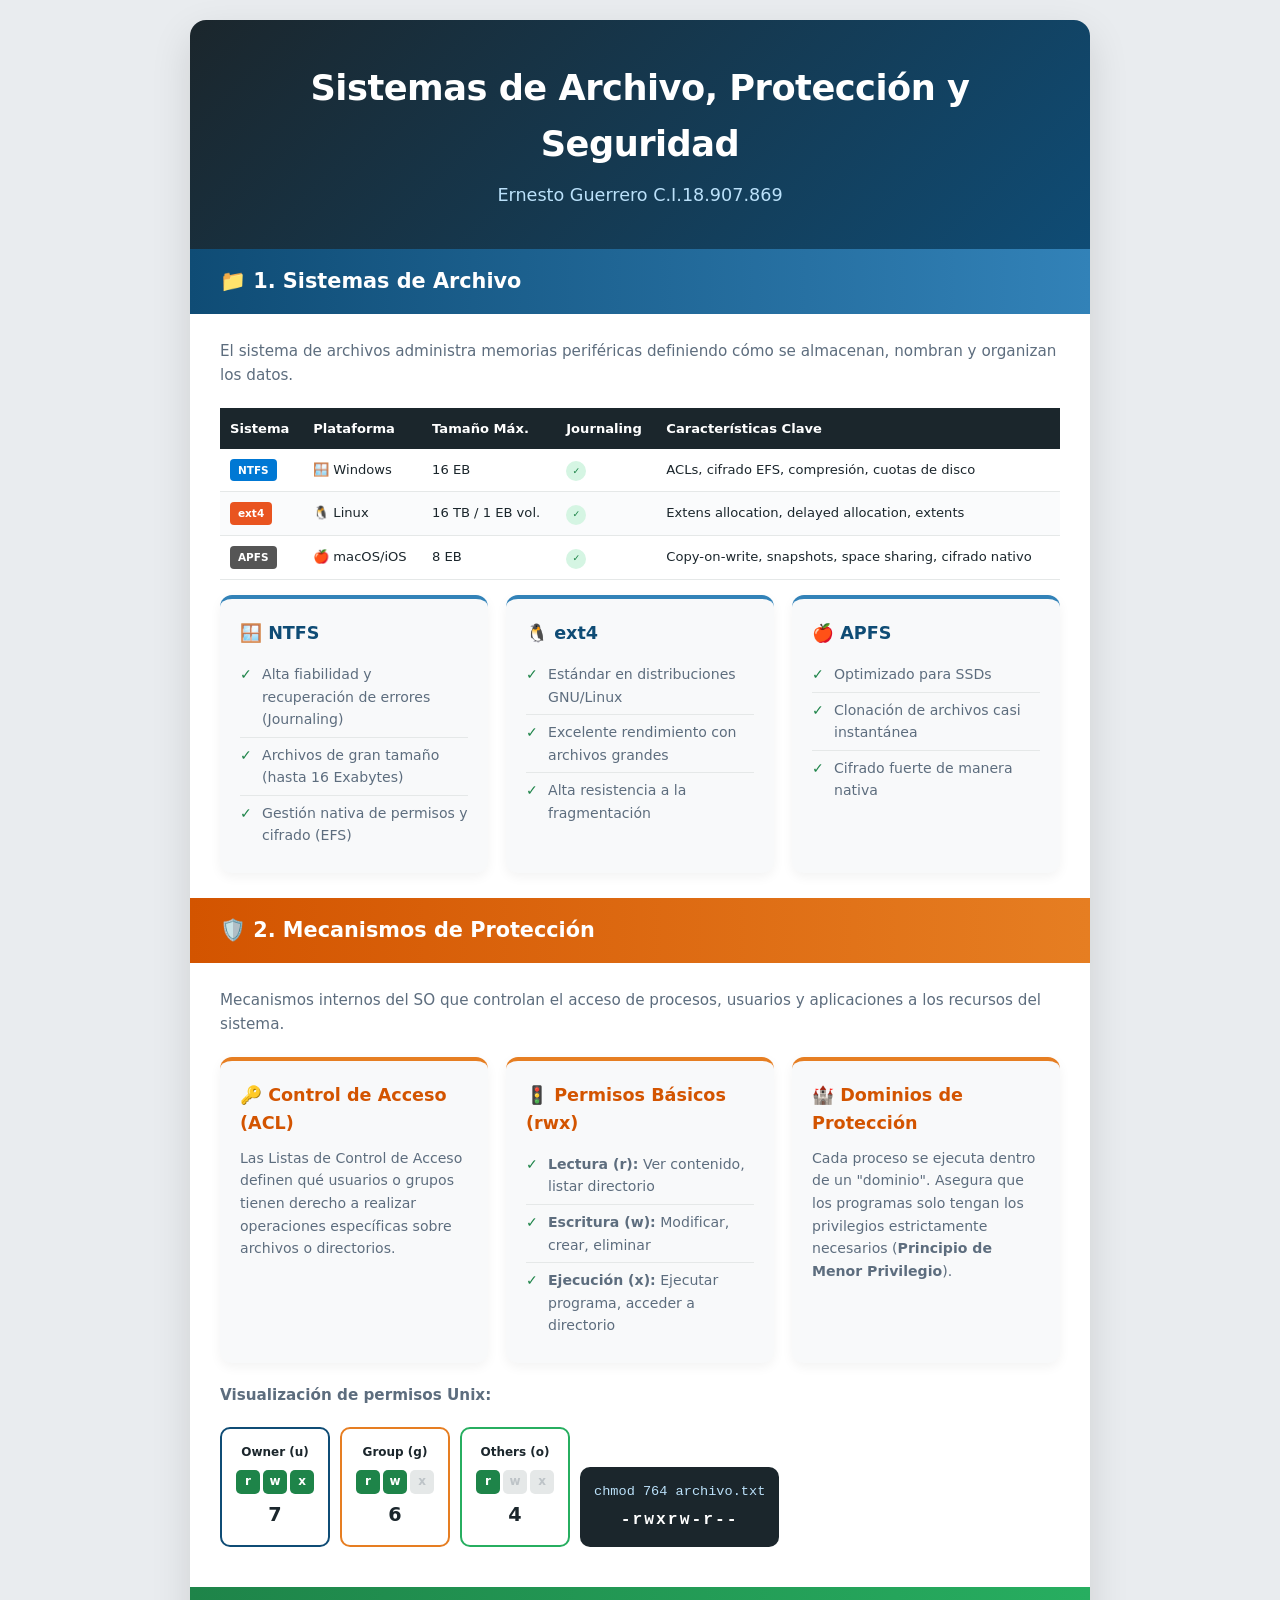
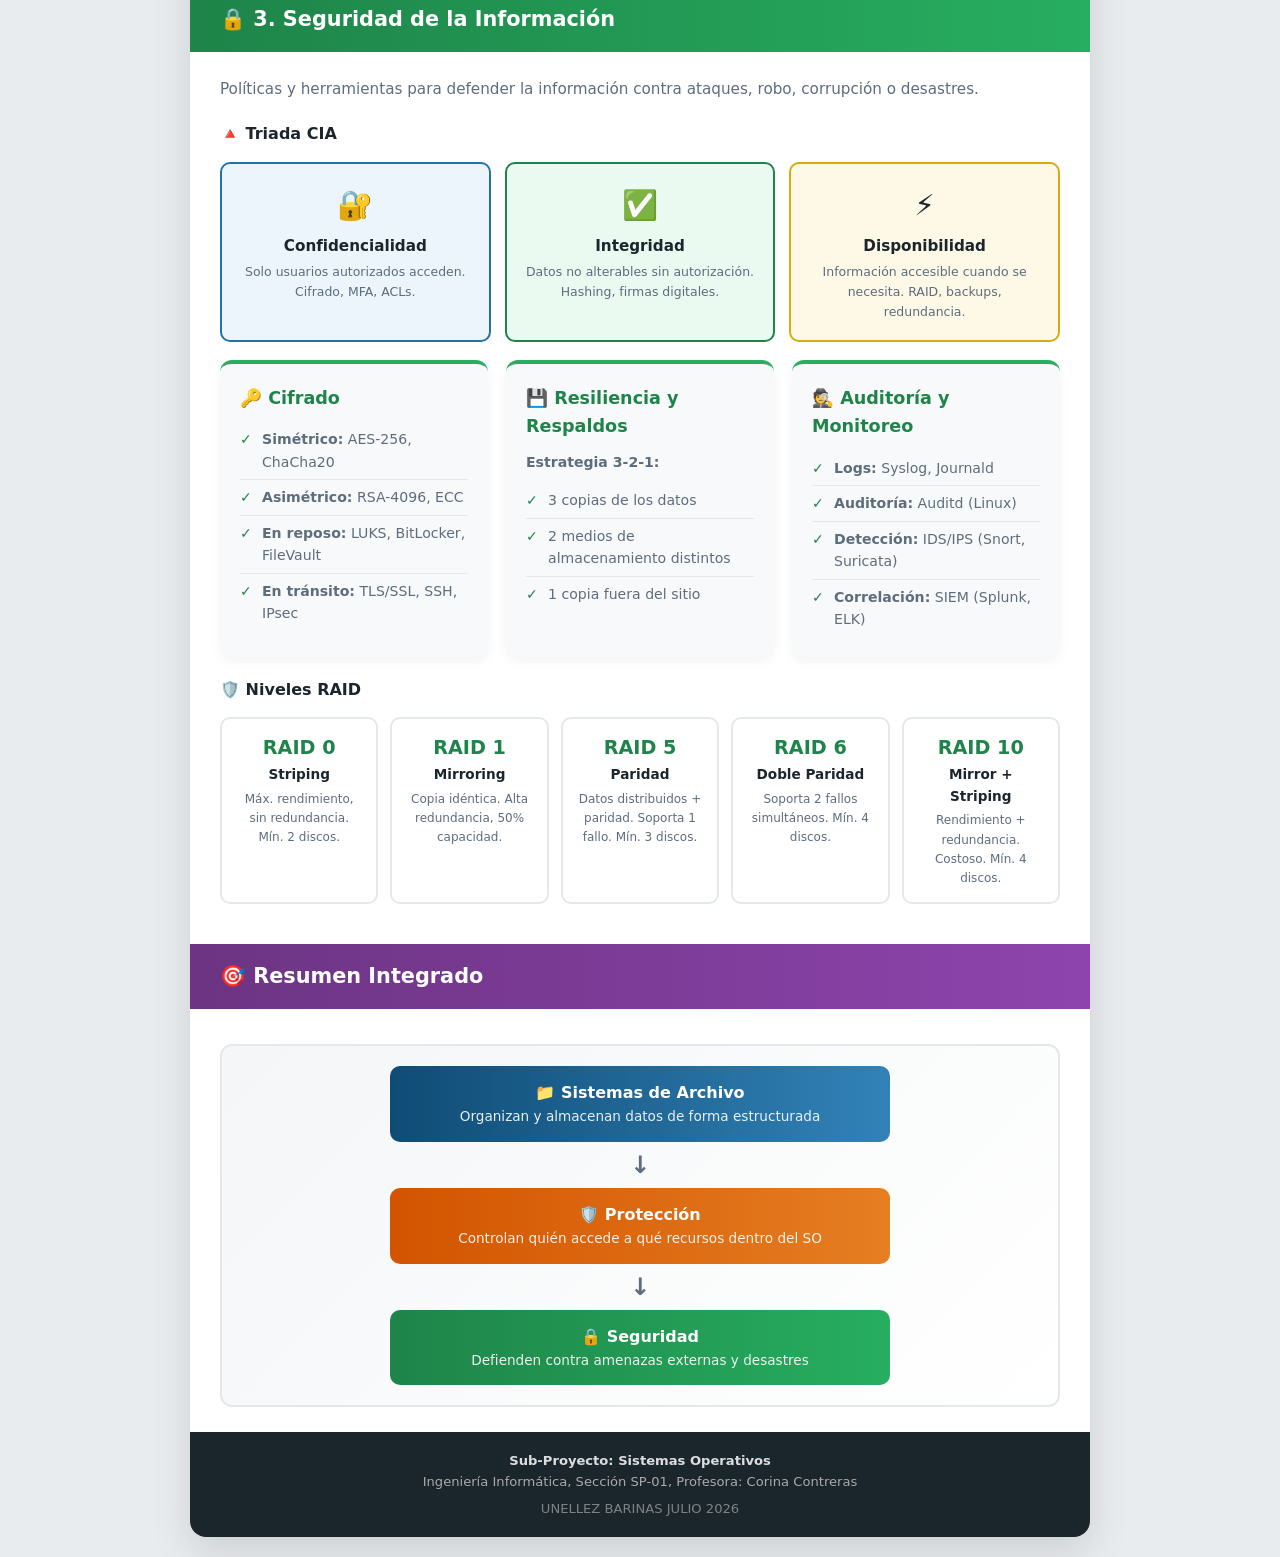
<file: MapaConceptual/infografia_Sistemas_Operativos.html>
<!DOCTYPE html>
<html lang="es">
<head>
    <meta charset="UTF-8">
    <meta name="viewport" content="width=device-width, initial-scale=1.0">
    <title>Infografía: Sistemas de Archivo, Protección y Seguridad</title>
    <style>
        :root {
            --archivo: #0F4C75;
            --archivo-light: #3282B8;
            --proteccion: #D35400;
            --proteccion-light: #E67E22;
            --seguridad: #1E8449;
            --seguridad-light: #27AE60;
            --dark: #1B262C;
            --gray: #5D6D7E;
            --light: #F8F9FA;
            --border: #E5E8E8;
        }

        * { box-sizing: border-box; margin: 0; padding: 0; }

        body {
            font-family: 'Segoe UI', system-ui, -apple-system, sans-serif;
            background: #e9ecef;
            color: var(--dark);
            line-height: 1.6;
            padding: 20px;
        }

        .container {
            max-width: 900px;
            margin: 0 auto;
            background: #ffffff;
            border-radius: 16px;
            box-shadow: 0 15px 40px rgba(0,0,0,0.12);
            overflow: hidden;
        }

        /* Header */
        header {
            background: linear-gradient(135deg, var(--dark), var(--archivo));
            color: white;
            padding: 40px 30px;
            text-align: center;
        }
        header h1 { font-size: 2.2em; font-weight: 800; letter-spacing: -0.5px; }
        header p { font-size: 1.1em; color: #BBE1FA; margin-top: 8px; }

        /* Section headers */
        .section-title {
            display: flex;
            align-items: center;
            gap: 12px;
            padding: 16px 30px;
            color: white;
            font-size: 1.3em;
            font-weight: 700;
        }
        .st-archivo { background: linear-gradient(90deg, var(--archivo), var(--archivo-light)); }
        .st-proteccion { background: linear-gradient(90deg, var(--proteccion), var(--proteccion-light)); }
        .st-seguridad { background: linear-gradient(90deg, var(--seguridad), var(--seguridad-light)); }

        .content { padding: 25px 30px; }
        .intro { font-size: 0.95em; color: var(--gray); margin-bottom: 20px; }

        /* Cards grid */
        .grid-3 {
            display: grid;
            grid-template-columns: repeat(auto-fit, minmax(250px, 1fr));
            gap: 18px;
        }
        .card {
            background: var(--light);
            border-radius: 12px;
            padding: 20px;
            border-top: 4px solid var(--archivo-light);
            box-shadow: 0 4px 12px rgba(0,0,0,0.05);
            transition: transform 0.3s ease, box-shadow 0.3s ease;
        }
        .card:hover { transform: translateY(-5px); box-shadow: 0 10px 25px rgba(0,0,0,0.1); }
        .card.protection { border-top-color: var(--proteccion-light); }
        .card.security { border-top-color: var(--seguridad-light); }

        .card h3 {
            font-size: 1.1em;
            color: var(--archivo);
            margin-bottom: 10px;
            display: flex;
            align-items: center;
            gap: 8px;
        }
        .card.protection h3 { color: var(--proteccion); }
        .card.security h3 { color: var(--seguridad); }

        .card p, .card li {
            font-size: 0.88em;
            color: var(--gray);
            line-height: 1.6;
        }

        ul.feature-list {
            list-style: none;
            padding: 0;
        }
        ul.feature-list li {
            padding: 6px 0 6px 22px;
            position: relative;
            border-bottom: 1px solid #e5e8e8;
        }
        ul.feature-list li:last-child { border-bottom: none; }
        ul.feature-list li::before {
            content: "✓";
            position: absolute;
            left: 0;
            color: var(--seguridad);
            font-weight: bold;
        }

        /* Table */
        .table-wrap { overflow-x: auto; margin: 15px 0; }
        table {
            width: 100%;
            border-collapse: collapse;
            font-size: 0.82em;
        }
        th {
            background: var(--dark);
            color: white;
            padding: 10px;
            text-align: left;
            font-weight: 600;
        }
        td {
            padding: 10px;
            border-bottom: 1px solid var(--border);
            vertical-align: top;
        }
        tr:nth-child(even) td { background: #FAFBFC; }
        tr:hover td { background: var(--light); }

        .tag {
            display: inline-block;
            padding: 3px 8px;
            border-radius: 4px;
            font-size: 0.8em;
            color: white;
            font-weight: 600;
        }
        .tag.ntfs { background: #0078D4; }
        .tag.ext4 { background: #E95420; }
        .tag.apfs { background: #555; }

        .badge {
            display: inline-flex;
            align-items: center;
            justify-content: center;
            width: 20px; height: 20px;
            border-radius: 50%;
            font-size: 0.7em;
            font-weight: bold;
        }
        .badge.yes { background: #D5F5E3; color: #1E8449; }
        .badge.no { background: #FADBD8; color: #C0392B; }

        /* Permisos visual */
        .perm-box {
            display: flex;
            gap: 10px;
            flex-wrap: wrap;
            align-items: flex-end;
            margin: 15px 0;
        }
        .perm-group {
            background: white;
            border: 2px solid var(--border);
            border-radius: 10px;
            padding: 14px;
            text-align: center;
            min-width: 90px;
        }
        .perm-group.owner { border-color: var(--archivo); }
        .perm-group.group { border-color: var(--proteccion-light); }
        .perm-group.others { border-color: var(--seguridad-light); }
        .perm-label { font-size: 0.75em; font-weight: 700; color: var(--dark); margin-bottom: 8px; }
        .perm-bits { display: flex; gap: 3px; justify-content: center; margin-bottom: 6px; }
        .bit {
            width: 24px; height: 24px;
            display: flex; align-items: center; justify-content: center;
            border-radius: 5px;
            font-size: 0.75em;
            font-weight: 700;
        }
        .bit.on { background: var(--seguridad); color: white; }
        .bit.off { background: #E5E8E8; color: #BDC3C7; }
        .perm-octal { font-size: 1.2em; font-weight: 800; color: var(--dark); }
        .perm-result {
            background: var(--dark);
            color: white;
            border-radius: 10px;
            padding: 14px;
            font-family: 'Courier New', monospace;
            font-size: 0.85em;
            text-align: center;
        }
        .perm-result .code { color: #BBE1FA; margin-bottom: 4px; }
        .perm-result .sym { font-size: 1.2em; font-weight: 700; letter-spacing: 2px; }

        /* CIA */
        .cia-row {
            display: grid;
            grid-template-columns: repeat(auto-fit, minmax(200px, 1fr));
            gap: 14px;
            margin: 15px 0;
        }
        .cia-item {
            border-radius: 10px;
            padding: 18px;
            text-align: center;
            border: 2px solid;
        }
        .cia-item.c { background: #EBF5FB; border-color: #2471A3; }
        .cia-item.i { background: #EAFAF1; border-color: #1E8449; }
        .cia-item.a { background: #FEF9E7; border-color: #D4AC0D; }
        .cia-icon { font-size: 1.8em; margin-bottom: 6px; }
        .cia-title { font-weight: 700; font-size: 0.95em; color: var(--dark); }
        .cia-desc { font-size: 0.78em; color: var(--gray); margin-top: 4px; }

        /* RAID */
        .raid-row {
            display: grid;
            grid-template-columns: repeat(auto-fit, minmax(150px, 1fr));
            gap: 12px;
            margin: 15px 0;
        }
        .raid-item {
            background: white;
            border: 2px solid var(--border);
            border-radius: 10px;
            padding: 14px;
            text-align: center;
        }
        .raid-item:hover { border-color: var(--seguridad-light); }
        .raid-lvl { font-size: 1.2em; font-weight: 800; color: var(--seguridad); }
        .raid-name { font-weight: 600; font-size: 0.85em; color: var(--dark); }
        .raid-desc { font-size: 0.75em; color: var(--gray); margin-top: 4px; }

        /* Backup */
        .backup-row {
            display: flex;
            justify-content: center;
            align-items: center;
            gap: 16px;
            flex-wrap: wrap;
            margin: 15px 0;
        }
        .backup-item {
            background: linear-gradient(135deg, var(--light), white);
            border: 2px solid var(--border);
            border-radius: 12px;
            padding: 18px 22px;
            text-align: center;
            min-width: 120px;
        }
        .backup-num { font-size: 2.2em; font-weight: 800; color: var(--seguridad); }
        .backup-label { font-weight: 700; font-size: 0.85em; color: var(--dark); }
        .backup-desc { font-size: 0.75em; color: var(--gray); }
        .backup-sep { font-size: 1.8em; font-weight: bold; color: var(--gray); }

        /* Summary */
        .summary-box {
            background: linear-gradient(135deg, #F4F6F7, white);
            border-radius: 12px;
            padding: 20px;
            margin-top: 10px;
            border: 2px solid var(--border);
        }
        .summary-flow {
            display: flex;
            flex-direction: column;
            align-items: center;
            gap: 0;
        }
        .sum-step {
            width: 100%;
            max-width: 500px;
            padding: 14px 20px;
            border-radius: 10px;
            text-align: center;
            color: white;
        }
        .sum-step.s1 { background: linear-gradient(90deg, var(--archivo), var(--archivo-light)); }
        .sum-step.s2 { background: linear-gradient(90deg, var(--proteccion), var(--proteccion-light)); }
        .sum-step.s3 { background: linear-gradient(90deg, var(--seguridad), var(--seguridad-light)); }
        .sum-title { font-weight: 700; font-size: 1em; }
        .sum-desc { font-size: 0.85em; opacity: 0.9; }
        .sum-arrow { font-size: 1.5em; color: var(--gray); font-weight: bold; padding: 4px 0; }

        /* Footer */
        footer {
            background: var(--dark);
            color: #aaa;
            text-align: center;
            padding: 18px 30px;
            font-size: 0.82em;
        }
        footer strong { color: #ddd; }

        /* Responsive */
        @media (max-width: 600px) {
            header h1 { font-size: 1.6em; }
            .content { padding: 18px 15px; }
            .section-title { padding: 14px 15px; font-size: 1.1em; }
            .grid-3 { grid-template-columns: 1fr; }
            .perm-box { justify-content: center; }
        }
    </style>
</head>
<body>

<div class="container">

    <header>
        <h1>Sistemas de Archivo, Protección y Seguridad</h1>
        <p>Ernesto Guerrero C.I.18.907.869</p>
    </header>

    <!-- SECCIÓN 1: SISTEMAS DE ARCHIVO -->
    <div class="section-title st-archivo">📁 1. Sistemas de Archivo</div>
    <div class="content">
        <p class="intro">El sistema de archivos administra memorias periféricas definiendo cómo se almacenan, nombran y organizan los datos.</p>

        <div class="table-wrap">
            <table>
                <thead>
                    <tr>
                        <th>Sistema</th>
                        <th>Plataforma</th>
                        <th>Tamaño Máx.</th>
                        <th>Journaling</th>
                        <th>Características Clave</th>
                    </tr>
                </thead>
                <tbody>
                    <tr>
                        <td><span class="tag ntfs">NTFS</span></td>
                        <td>🪟 Windows</td>
                        <td>16 EB</td>
                        <td><span class="badge yes">✓</span></td>
                        <td>ACLs, cifrado EFS, compresión, cuotas de disco</td>
                    </tr>
                    <tr>
                        <td><span class="tag ext4">ext4</span></td>
                        <td>🐧 Linux</td>
                        <td>16 TB / 1 EB vol.</td>
                        <td><span class="badge yes">✓</span></td>
                        <td>Extens allocation, delayed allocation, extents</td>
                    </tr>
                    <tr>
                        <td><span class="tag apfs">APFS</span></td>
                        <td>🍎 macOS/iOS</td>
                        <td>8 EB</td>
                        <td><span class="badge yes">✓</span></td>
                        <td>Copy-on-write, snapshots, space sharing, cifrado nativo</td>
                    </tr>
                </tbody>
            </table>
        </div>

        <div class="grid-3">
            <div class="card">
                <h3>🪟 NTFS</h3>
                <ul class="feature-list">
                    <li>Alta fiabilidad y recuperación de errores (Journaling)</li>
                    <li>Archivos de gran tamaño (hasta 16 Exabytes)</li>
                    <li>Gestión nativa de permisos y cifrado (EFS)</li>
                </ul>
            </div>
            <div class="card">
                <h3>🐧 ext4</h3>
                <ul class="feature-list">
                    <li>Estándar en distribuciones GNU/Linux</li>
                    <li>Excelente rendimiento con archivos grandes</li>
                    <li>Alta resistencia a la fragmentación</li>
                </ul>
            </div>
            <div class="card">
                <h3>🍎 APFS</h3>
                <ul class="feature-list">
                    <li>Optimizado para SSDs</li>
                    <li>Clonación de archivos casi instantánea</li>
                    <li>Cifrado fuerte de manera nativa</li>
                </ul>
            </div>
        </div>
    </div>

    <!-- SECCIÓN 2: PROTECCIÓN -->
    <div class="section-title st-proteccion">🛡️ 2. Mecanismos de Protección</div>
    <div class="content">
        <p class="intro">Mecanismos internos del SO que controlan el acceso de procesos, usuarios y aplicaciones a los recursos del sistema.</p>

        <div class="grid-3">
            <div class="card protection">
                <h3>🔑 Control de Acceso (ACL)</h3>
                <p>Las Listas de Control de Acceso definen qué usuarios o grupos tienen derecho a realizar operaciones específicas sobre archivos o directorios.</p>
            </div>
            <div class="card protection">
                <h3>🚦 Permisos Básicos (rwx)</h3>
                <ul class="feature-list">
                    <li><strong>Lectura (r):</strong> Ver contenido, listar directorio</li>
                    <li><strong>Escritura (w):</strong> Modificar, crear, eliminar</li>
                    <li><strong>Ejecución (x):</strong> Ejecutar programa, acceder a directorio</li>
                </ul>
            </div>
            <div class="card protection">
                <h3>🏰 Dominios de Protección</h3>
                <p>Cada proceso se ejecuta dentro de un "dominio". Asegura que los programas solo tengan los privilegios estrictamente necesarios (<strong>Principio de Menor Privilegio</strong>).</p>
            </div>
        </div>

        <p class="intro" style="margin-top:20px;"><strong>Visualización de permisos Unix:</strong></p>
        <div class="perm-box">
            <div class="perm-group owner">
                <div class="perm-label">Owner (u)</div>
                <div class="perm-bits">
                    <span class="bit on">r</span><span class="bit on">w</span><span class="bit on">x</span>
                </div>
                <div class="perm-octal">7</div>
            </div>
            <div class="perm-group group">
                <div class="perm-label">Group (g)</div>
                <div class="perm-bits">
                    <span class="bit on">r</span><span class="bit on">w</span><span class="bit off">x</span>
                </div>
                <div class="perm-octal">6</div>
            </div>
            <div class="perm-group others">
                <div class="perm-label">Others (o)</div>
                <div class="perm-bits">
                    <span class="bit on">r</span><span class="bit off">w</span><span class="bit off">x</span>
                </div>
                <div class="perm-octal">4</div>
            </div>
            <div class="perm-result">
                <div class="code">chmod 764 archivo.txt</div>
                <div class="sym">-rwxrw-r--</div>
            </div>
        </div>
    </div>

    <!-- SECCIÓN 3: SEGURIDAD -->
    <div class="section-title st-seguridad">🔒 3. Seguridad de la Información</div>
    <div class="content">
        <p class="intro">Políticas y herramientas para defender la información contra ataques, robo, corrupción o desastres.</p>

        <p style="font-weight:700; margin-bottom:10px; color:var(--dark);">🔺 Triada CIA</p>
        <div class="cia-row">
            <div class="cia-item c">
                <div class="cia-icon">🔐</div>
                <div class="cia-title">Confidencialidad</div>
                <div class="cia-desc">Solo usuarios autorizados acceden. Cifrado, MFA, ACLs.</div>
            </div>
            <div class="cia-item i">
                <div class="cia-icon">✅</div>
                <div class="cia-title">Integridad</div>
                <div class="cia-desc">Datos no alterables sin autorización. Hashing, firmas digitales.</div>
            </div>
            <div class="cia-item a">
                <div class="cia-icon">⚡</div>
                <div class="cia-title">Disponibilidad</div>
                <div class="cia-desc">Información accesible cuando se necesita. RAID, backups, redundancia.</div>
            </div>
        </div>

        <div class="grid-3" style="margin-top:18px;">
            <div class="card security">
                <h3>🔑 Cifrado</h3>
                <ul class="feature-list">
                    <li><strong>Simétrico:</strong> AES-256, ChaCha20</li>
                    <li><strong>Asimétrico:</strong> RSA-4096, ECC</li>
                    <li><strong>En reposo:</strong> LUKS, BitLocker, FileVault</li>
                    <li><strong>En tránsito:</strong> TLS/SSL, SSH, IPsec</li>
                </ul>
            </div>
            <div class="card security">
                <h3>💾 Resiliencia y Respaldos</h3>
                <p style="margin-bottom:10px;"><strong>Estrategia 3-2-1:</strong></p>
                <ul class="feature-list">
                    <li>3 copias de los datos</li>
                    <li>2 medios de almacenamiento distintos</li>
                    <li>1 copia fuera del sitio</li>
                </ul>
            </div>
            <div class="card security">
                <h3>🕵️ Auditoría y Monitoreo</h3>
                <ul class="feature-list">
                    <li><strong>Logs:</strong> Syslog, Journald</li>
                    <li><strong>Auditoría:</strong> Auditd (Linux)</li>
                    <li><strong>Detección:</strong> IDS/IPS (Snort, Suricata)</li>
                    <li><strong>Correlación:</strong> SIEM (Splunk, ELK)</li>
                </ul>
            </div>
        </div>

        <p style="font-weight:700; margin:20px 0 10px; color:var(--dark);">🛡️ Niveles RAID</p>
        <div class="raid-row">
            <div class="raid-item">
                <div class="raid-lvl">RAID 0</div>
                <div class="raid-name">Striping</div>
                <div class="raid-desc">Máx. rendimiento, sin redundancia. Mín. 2 discos.</div>
            </div>
            <div class="raid-item">
                <div class="raid-lvl">RAID 1</div>
                <div class="raid-name">Mirroring</div>
                <div class="raid-desc">Copia idéntica. Alta redundancia, 50% capacidad.</div>
            </div>
            <div class="raid-item">
                <div class="raid-lvl">RAID 5</div>
                <div class="raid-name">Paridad</div>
                <div class="raid-desc">Datos distribuidos + paridad. Soporta 1 fallo. Mín. 3 discos.</div>
            </div>
            <div class="raid-item">
                <div class="raid-lvl">RAID 6</div>
                <div class="raid-name">Doble Paridad</div>
                <div class="raid-desc">Soporta 2 fallos simultáneos. Mín. 4 discos.</div>
            </div>
            <div class="raid-item">
                <div class="raid-lvl">RAID 10</div>
                <div class="raid-name">Mirror + Striping</div>
                <div class="raid-desc">Rendimiento + redundancia. Costoso. Mín. 4 discos.</div>
            </div>
        </div>
    </div>

    <!-- RESUMEN -->
    <div class="section-title" style="background: linear-gradient(90deg, #6C3483, #8E44AD);">🎯 Resumen Integrado</div>
    <div class="content">
        <div class="summary-box">
            <div class="summary-flow">
                <div class="sum-step s1">
                    <div class="sum-title">📁 Sistemas de Archivo</div>
                    <div class="sum-desc">Organizan y almacenan datos de forma estructurada</div>
                </div>
                <div class="sum-arrow">↓</div>
                <div class="sum-step s2">
                    <div class="sum-title">🛡️ Protección</div>
                    <div class="sum-desc">Controlan quién accede a qué recursos dentro del SO</div>
                </div>
                <div class="sum-arrow">↓</div>
                <div class="sum-step s3">
                    <div class="sum-title">🔒 Seguridad</div>
                    <div class="sum-desc">Defienden contra amenazas externas y desastres</div>
                </div>
            </div>
        </div>
    </div>

    <footer>
        <p><strong>Sub-Proyecto: Sistemas Operativos</strong></p>
        <p>Ingeniería Informática, Sección SP-01, Profesora: Corina Contreras</p>
        <p style="margin-top:6px; opacity:0.7;"> UNELLEZ BARINAS JULIO 2026</p>
    </footer>

</div>

</body>
</html>
</file>
